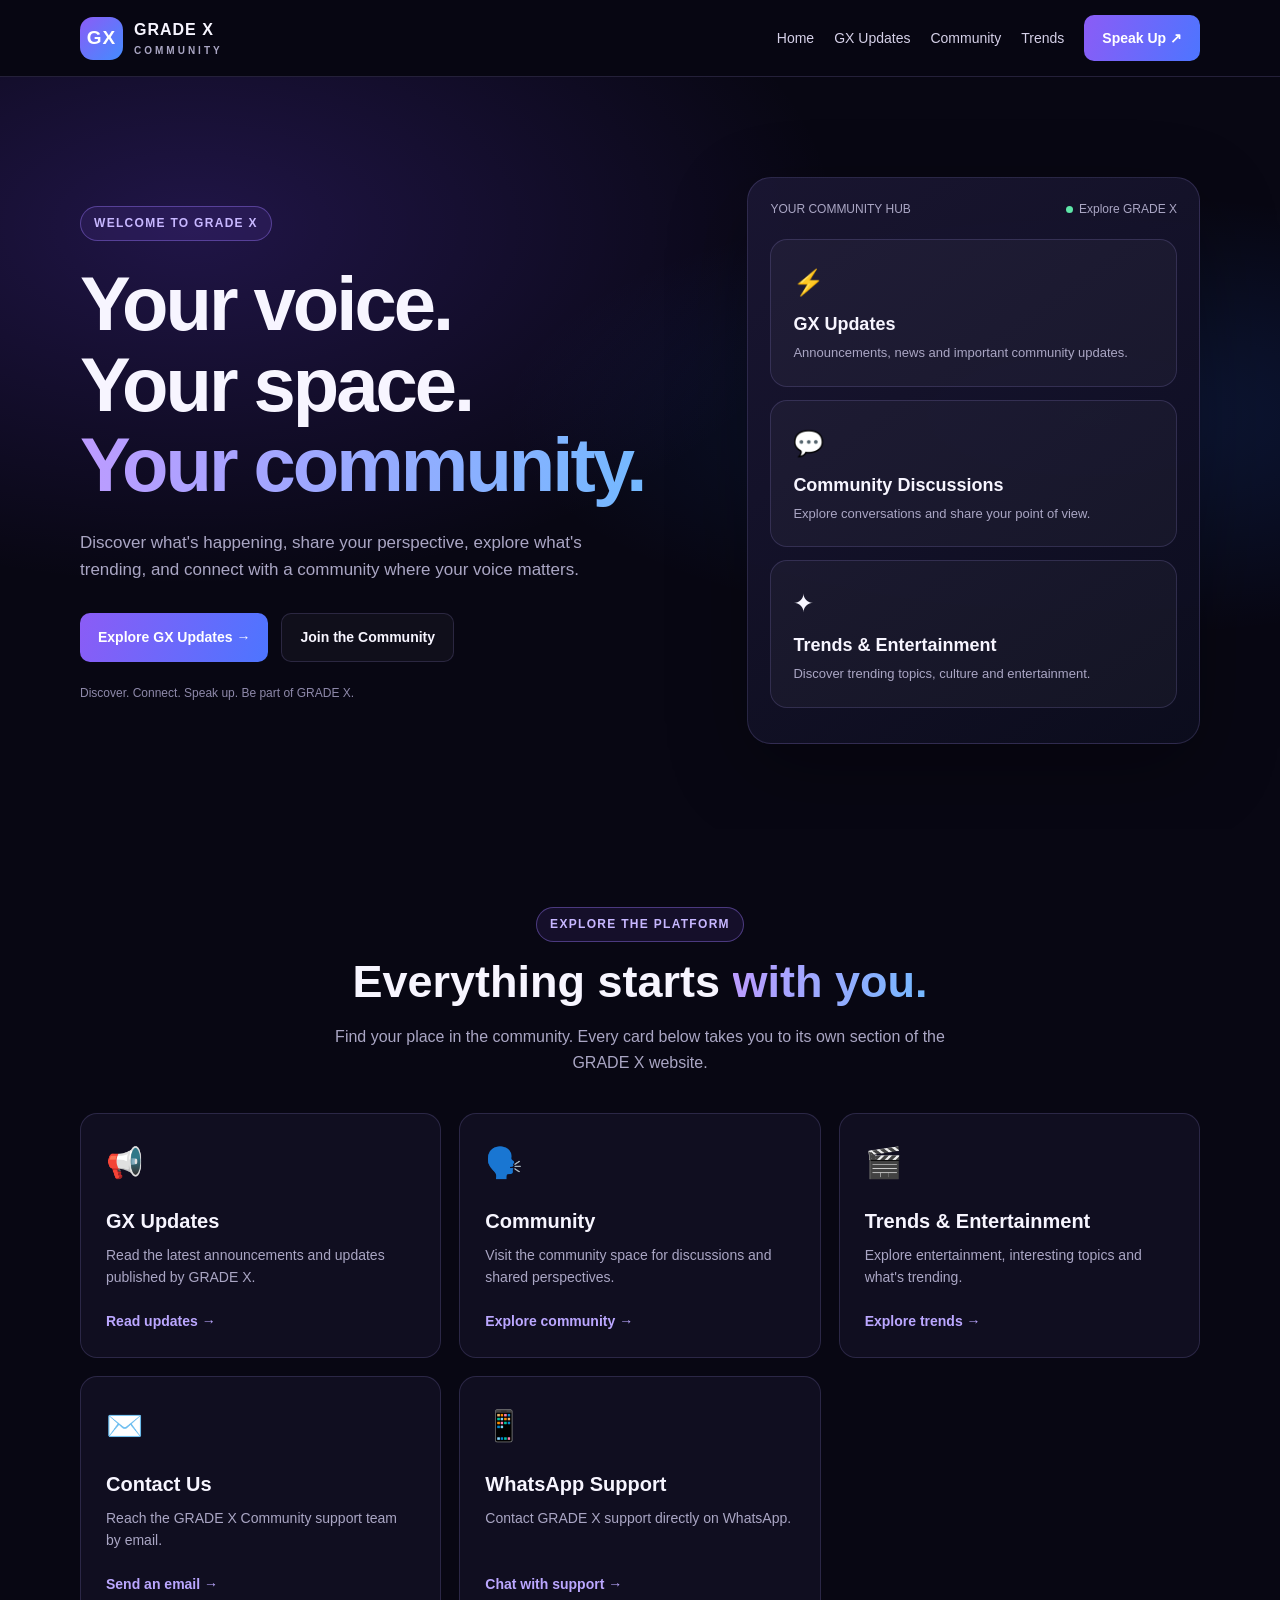
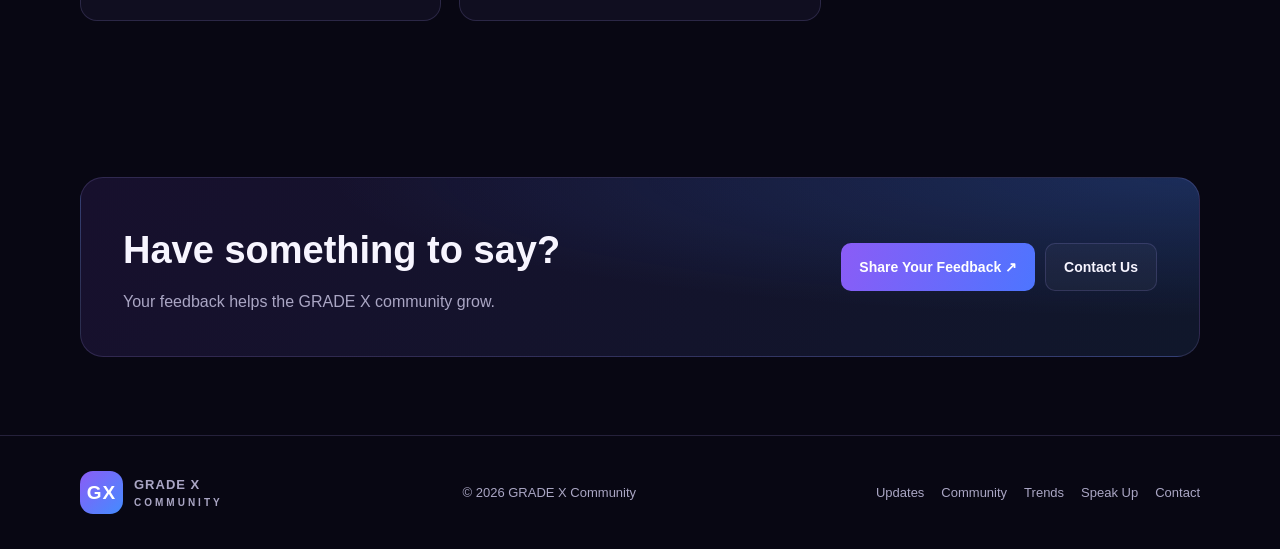
<file: index.html>
<!DOCTYPE html>
<html lang="en">
<head>
  <meta charset="UTF-8">
  <meta name="viewport" content="width=device-width, initial-scale=1.0">
  <meta name="theme-color" content="#080713">
  <meta name="description" content="Discover updates, join discussions, explore trends and make your voice count with GRADE X Community.">
  <title>GRADE X Community | Your Voice. Your Space.</title>

  <style>
    :root {
      --bg: #080713;
      --panel: #100e20;
      --purple: #8b5cf6;
      --blue: #438cff;
      --text: #f7f5ff;
      --muted: #aaa6c4;
      --border: rgba(180, 160, 255, .17);
    }

    * { box-sizing: border-box; }

    html { scroll-behavior: smooth; }

    body {
      margin: 0;
      background: var(--bg);
      color: var(--text);
      font-family: Arial, Helvetica, sans-serif;
      line-height: 1.6;
    }

    a { color: inherit; text-decoration: none; }

    button, a { -webkit-tap-highlight-color: transparent; }

    .container {
      width: min(1120px, 90%);
      margin: auto;
    }

    header {
      position: sticky;
      top: 0;
      z-index: 100;
      background: rgba(8, 7, 19, .94);
      backdrop-filter: blur(16px);
      border-bottom: 1px solid var(--border);
    }

    .navbar {
      min-height: 76px;
      display: flex;
      align-items: center;
      justify-content: space-between;
      gap: 20px;
    }

    .brand {
      display: flex;
      align-items: center;
      gap: 11px;
      font-weight: 900;
      letter-spacing: 1px;
      flex-shrink: 0;
    }

    .logo {
      width: 43px;
      height: 43px;
      display: grid;
      place-items: center;
      border-radius: 13px;
      background: linear-gradient(135deg, var(--purple), var(--blue));
      color: white;
      font-size: 19px;
    }

    .brand small {
      display: block;
      color: var(--muted);
      font-size: 10px;
      letter-spacing: 3px;
    }

    nav {
      display: flex;
      align-items: center;
      gap: 20px;
    }

    nav a {
      color: #d5d0e8;
      font-size: 14px;
      transition: color .2s;
    }

    nav a:hover { color: white; }

    .nav-cta, .btn {
      display: inline-flex;
      align-items: center;
      justify-content: center;
      gap: 8px;
      border-radius: 10px;
      padding: 12px 18px;
      font-weight: 700;
      font-size: 14px;
      transition: transform .2s, filter .2s;
    }

    .nav-cta, .btn-primary {
      color: white;
      background: linear-gradient(110deg, var(--purple), #4d75ff);
    }

    .btn-secondary {
      border: 1px solid var(--border);
      background: rgba(255,255,255,.035);
    }

    .btn:hover, .nav-cta:hover {
      transform: translateY(-2px);
      filter: brightness(1.12);
    }

    .menu-toggle {
      display: none;
      color: white;
      background: var(--panel);
      border: 1px solid var(--border);
      border-radius: 9px;
      padding: 9px 13px;
      font-size: 21px;
      cursor: pointer;
    }

    .hero {
      position: relative;
      overflow: hidden;
      padding: 100px 0 85px;
      background:
        radial-gradient(ellipse at 15% 20%, rgba(117, 70, 255, .22), transparent 42%),
        radial-gradient(ellipse at 85% 45%, rgba(39, 113, 255, .16), transparent 38%);
    }

    .hero-grid {
      display: grid;
      grid-template-columns: 1.15fr .85fr;
      align-items: center;
      gap: 55px;
    }

    .eyebrow {
      display: inline-block;
      border: 1px solid rgba(157, 124, 255, .4);
      background: rgba(139, 92, 246, .1);
      color: #c7b7ff;
      border-radius: 50px;
      padding: 7px 13px;
      font-size: 12px;
      font-weight: bold;
      letter-spacing: 1.3px;
    }

    h1 {
      font-size: clamp(43px, 6.5vw, 76px);
      line-height: 1.06;
      letter-spacing: -3px;
      margin: 23px 0;
    }

    .gradient-text {
      background: linear-gradient(100deg, #bd9bff, #73b9ff);
      -webkit-background-clip: text;
      background-clip: text;
      color: transparent;
    }

    .hero-copy {
      max-width: 540px;
      color: var(--muted);
      font-size: 17px;
      margin-bottom: 30px;
    }

    .hero-actions {
      display: flex;
      flex-wrap: wrap;
      gap: 13px;
    }

    .hero-note {
      margin-top: 22px;
      color: #8e89aa;
      font-size: 12px;
    }

    .showcase {
      position: relative;
      padding: 22px;
      border: 1px solid var(--border);
      border-radius: 24px;
      background: linear-gradient(145deg, rgba(26, 22, 50, .96), rgba(12, 13, 30, .96));
      box-shadow: 0 25px 80px rgba(0,0,0,.3);
    }

    .showcase-top {
      display: flex;
      justify-content: space-between;
      align-items: center;
      margin-bottom: 20px;
      color: var(--muted);
      font-size: 12px;
    }

    .live-dot {
      display: inline-block;
      width: 7px;
      height: 7px;
      border-radius: 50%;
      background: #5ee6a8;
      margin-right: 6px;
    }

    .feature-card {
      display: block;
      padding: 22px;
      border: 1px solid var(--border);
      border-radius: 17px;
      margin-bottom: 13px;
      background: rgba(255,255,255,.035);
      transition: background .2s, transform .2s;
    }

    .feature-card:hover {
      background: rgba(139,92,246,.12);
      transform: translateY(-2px);
    }

    .feature-icon {
      font-size: 25px;
      margin-bottom: 8px;
    }

    .feature-card h3 { margin: 0 0 4px; font-size: 18px; }

    .feature-card p {
      color: var(--muted);
      font-size: 13px;
      margin: 0;
    }

    section.content-section { padding: 78px 0; }

    .section-heading {
      text-align: center;
      max-width: 650px;
      margin: 0 auto 38px;
    }

    .section-heading h2 {
      font-size: clamp(30px, 4vw, 45px);
      line-height: 1.15;
      margin: 14px 0;
    }

    .section-heading p { color: var(--muted); }

    .cards {
      display: grid;
      grid-template-columns: repeat(3, minmax(0, 1fr));
      gap: 18px;
    }

    .site-card {
      display: flex;
      flex-direction: column;
      align-items: flex-start;
      min-height: 245px;
      padding: 25px;
      background: var(--panel);
      border: 1px solid var(--border);
      border-radius: 17px;
      transition: transform .2s, border-color .2s;
    }

    .site-card:hover {
      transform: translateY(-5px);
      border-color: rgba(157,124,255,.65);
    }

    .site-card .feature-icon { font-size: 30px; }

    .site-card h3 { margin: 10px 0 7px; font-size: 20px; }

    .site-card p {
      color: var(--muted);
      font-size: 14px;
      margin: 0 0 20px;
    }

    .card-link {
      margin-top: auto;
      color: #bba7ff;
      font-weight: bold;
      font-size: 14px;
    }

    .banner {
      padding: 42px;
      border: 1px solid var(--border);
      border-radius: 23px;
      background:
        radial-gradient(ellipse at 100% 0%, rgba(65, 125, 255, .22), transparent 55%),
        linear-gradient(120deg, #17102d, #10172b);
      display: flex;
      justify-content: space-between;
      align-items: center;
      gap: 25px;
    }

    .banner h2 { font-size: clamp(26px, 4vw, 38px); margin: 0 0 8px; }

    .banner p { color: var(--muted); margin: 0; }

    .banner-actions { display: flex; flex-wrap: wrap; gap: 10px; }

    footer {
      border-top: 1px solid var(--border);
      padding: 35px 0;
      color: var(--muted);
      font-size: 13px;
    }

    .footer-inner {
      display: flex;
      justify-content: space-between;
      align-items: center;
      gap: 20px;
      flex-wrap: wrap;
    }

    .footer-links { display: flex; flex-wrap: wrap; gap: 17px; }

    .footer-links a:hover { color: white; }

    @media (max-width: 850px) {
      .menu-toggle { display: block; }

      nav {
        display: none;
        position: absolute;
        top: 76px;
        left: 0;
        right: 0;
        padding: 20px 5% 25px;
        background: #0c0a1b;
        border-bottom: 1px solid var(--border);
        align-items: stretch;
        flex-direction: column;
        gap: 18px;
      }

      nav.open { display: flex; }

      nav a { font-size: 15px; }

      .hero { padding: 65px 0; }

      .hero-grid { grid-template-columns: 1fr; gap: 38px; }

      .showcase { max-width: 600px; width: 100%; }

      .cards { grid-template-columns: repeat(2, minmax(0, 1fr)); }

      .banner { align-items: flex-start; flex-direction: column; }
    }

    @media (max-width: 540px) {
      h1 { letter-spacing: -1.8px; }

      .cards { grid-template-columns: 1fr; }

      .site-card { min-height: 205px; }

      .banner { padding: 27px; }

      .hero-copy { font-size: 15px; }

      .hero-actions .btn { flex: 1 1 auto; }
    }
  </style>
</head>

<body>
  <header>
    <div class="container navbar">
      <a class="brand" href="./index.html" aria-label="GRADE X Community home">
        <span class="logo">GX</span>
        <span>GRADE X<small>COMMUNITY</small></span>
      </a>

      <button class="menu-toggle" id="menuToggle"
        aria-label="Open navigation" aria-expanded="false">☰</button>

      <nav id="mainNav" aria-label="Main navigation">
        <a href="./index.html">Home</a>
        <a href="./news.html">GX Updates</a>
        <a href="./discussions.html">Community</a>
        <a href="./trends.html">Trends</a>
        <a class="nav-cta" href="./compliant.html">Speak Up ↗</a>
      </nav>
    </div>
  </header>

  <main>
    <section class="hero">
      <div class="container hero-grid">
        <div>
          <span class="eyebrow">WELCOME TO GRADE X</span>

          <h1>
            Your voice.<br>
            Your space.<br>
            <span class="gradient-text">Your community.</span>
          </h1>

          <p class="hero-copy">
            Discover what's happening, share your perspective, explore
            what's trending, and connect with a community where your
            voice matters.
          </p>

          <div class="hero-actions">
            <a class="btn btn-primary" href="./news.html">Explore GX Updates →</a>
            <a class="btn btn-secondary" href="./discussions.html">Join the Community</a>
          </div>

          <p class="hero-note">Discover. Connect. Speak up. Be part of GRADE X.</p>
        </div>

        <div class="showcase">
          <div class="showcase-top">
            <span>YOUR COMMUNITY HUB</span>
            <span><i class="live-dot"></i>Explore GRADE X</span>
          </div>

          <a class="feature-card" href="./news.html">
            <div class="feature-icon">⚡</div>
            <h3>GX Updates</h3>
            <p>Announcements, news and important community updates.</p>
          </a>

          <a class="feature-card" href="./discussions.html">
            <div class="feature-icon">💬</div>
            <h3>Community Discussions</h3>
            <p>Explore conversations and share your point of view.</p>
          </a>

          <a class="feature-card" href="./trends.html">
            <div class="feature-icon">✦</div>
            <h3>Trends & Entertainment</h3>
            <p>Discover trending topics, culture and entertainment.</p>
          </a>
        </div>
      </div>
    </section>

    <section class="content-section" id="explore">
      <div class="container">
        <div class="section-heading">
          <span class="eyebrow">EXPLORE THE PLATFORM</span>
          <h2>Everything starts <span class="gradient-text">with you.</span></h2>
          <p>
            Find your place in the community. Every card below takes you
            to its own section of the GRADE X website.
          </p>
        </div>

        <div class="cards">
          <a class="site-card" href="./news.html">
            <div class="feature-icon">📢</div>
            <h3>GX Updates</h3>
            <p>Read the latest announcements and updates published by GRADE X.</p>
            <span class="card-link">Read updates →</span>
          </a>

          <a class="site-card" href="./discussions.html">
            <div class="feature-icon">🗣️</div>
            <h3>Community</h3>
            <p>Visit the community space for discussions and shared perspectives.</p>
            <span class="card-link">Explore community →</span>
          </a>

          <a class="site-card" href="./trends.html">
            <div class="feature-icon">🎬</div>
            <h3>Trends & Entertainment</h3>
            <p>Explore entertainment, interesting topics and what's trending.</p>
            <span class="card-link">Explore trends →</span>
          </a>
          <a class="site-card" href="mailto:gradexarena@gmail.com">
            <div class="feature-icon">✉️</div>
            <h3>Contact Us</h3>
            <p>Reach the GRADE X Community support team by email.</p>
            <span class="card-link">Send an email →</span>
          </a>

          <a class="site-card" href="https://wa.me/2347039690294" target="_blank" rel="noopener noreferrer">
            <div class="feature-icon">📱</div>
            <h3>WhatsApp Support</h3>
            <p>Contact GRADE X support directly on WhatsApp.</p>
            <span class="card-link">Chat with support →</span>
          </a>
        </div>
      </div>
    </section>

    <section class="content-section">
      <div class="container">
        <div class="banner">
          <div>
            <h2>Have something to say?</h2>
            <p>Your feedback helps the GRADE X community grow.</p>
          </div>

          <div class="banner-actions">
            <a class="btn btn-primary" href="./complaints.html">Share Your Feedback ↗</a>
            <a class="btn btn-secondary" href="mailto:gradexarena@gmail.com">Contact Us</a>
          </div>
        </div>
      </div>
    </section>
  </main>

  <footer>
    <div class="container footer-inner">
      <a class="brand" href="./index.html">
        <span class="logo">GX</span>
        <span>GRADE X<small>COMMUNITY</small></span>
      </a>

      <span>© <span id="year"></span> GRADE X Community</span>

      <div class="footer-links">
        <a href="./news.html">Updates</a>
        <a href="./discussions.html">Community</a>
        <a href="./trends.html">Trends</a>
        <a href="./complaints.html">Speak Up</a>
        <a href="mailto:gradexarena@gmail.com">Contact</a>
      </div>
    </div>
  </footer>

  <script>
    const menuToggle = document.getElementById("menuToggle");
    const mainNav = document.getElementById("mainNav");

    menuToggle.addEventListener("click", function () {
      const isOpen = mainNav.classList.toggle("open");
      menuToggle.setAttribute("aria-expanded", String(isOpen));
      menuToggle.setAttribute("aria-label",
        isOpen ? "Close navigation" : "Open navigation");
      menuToggle.textContent = isOpen ? "✕" : "☰";
    });

    mainNav.querySelectorAll("a").forEach(function (link) {
      link.addEventListener("click", function () {
        mainNav.classList.remove("open");
        menuToggle.setAttribute("aria-expanded", "false");
        menuToggle.setAttribute("aria-label", "Open navigation");
        menuToggle.textContent = "☰";
      });
    });

    document.getElementById("year").textContent =
      new Date().getFullYear();
  </script>
</body>
</html>
</file>
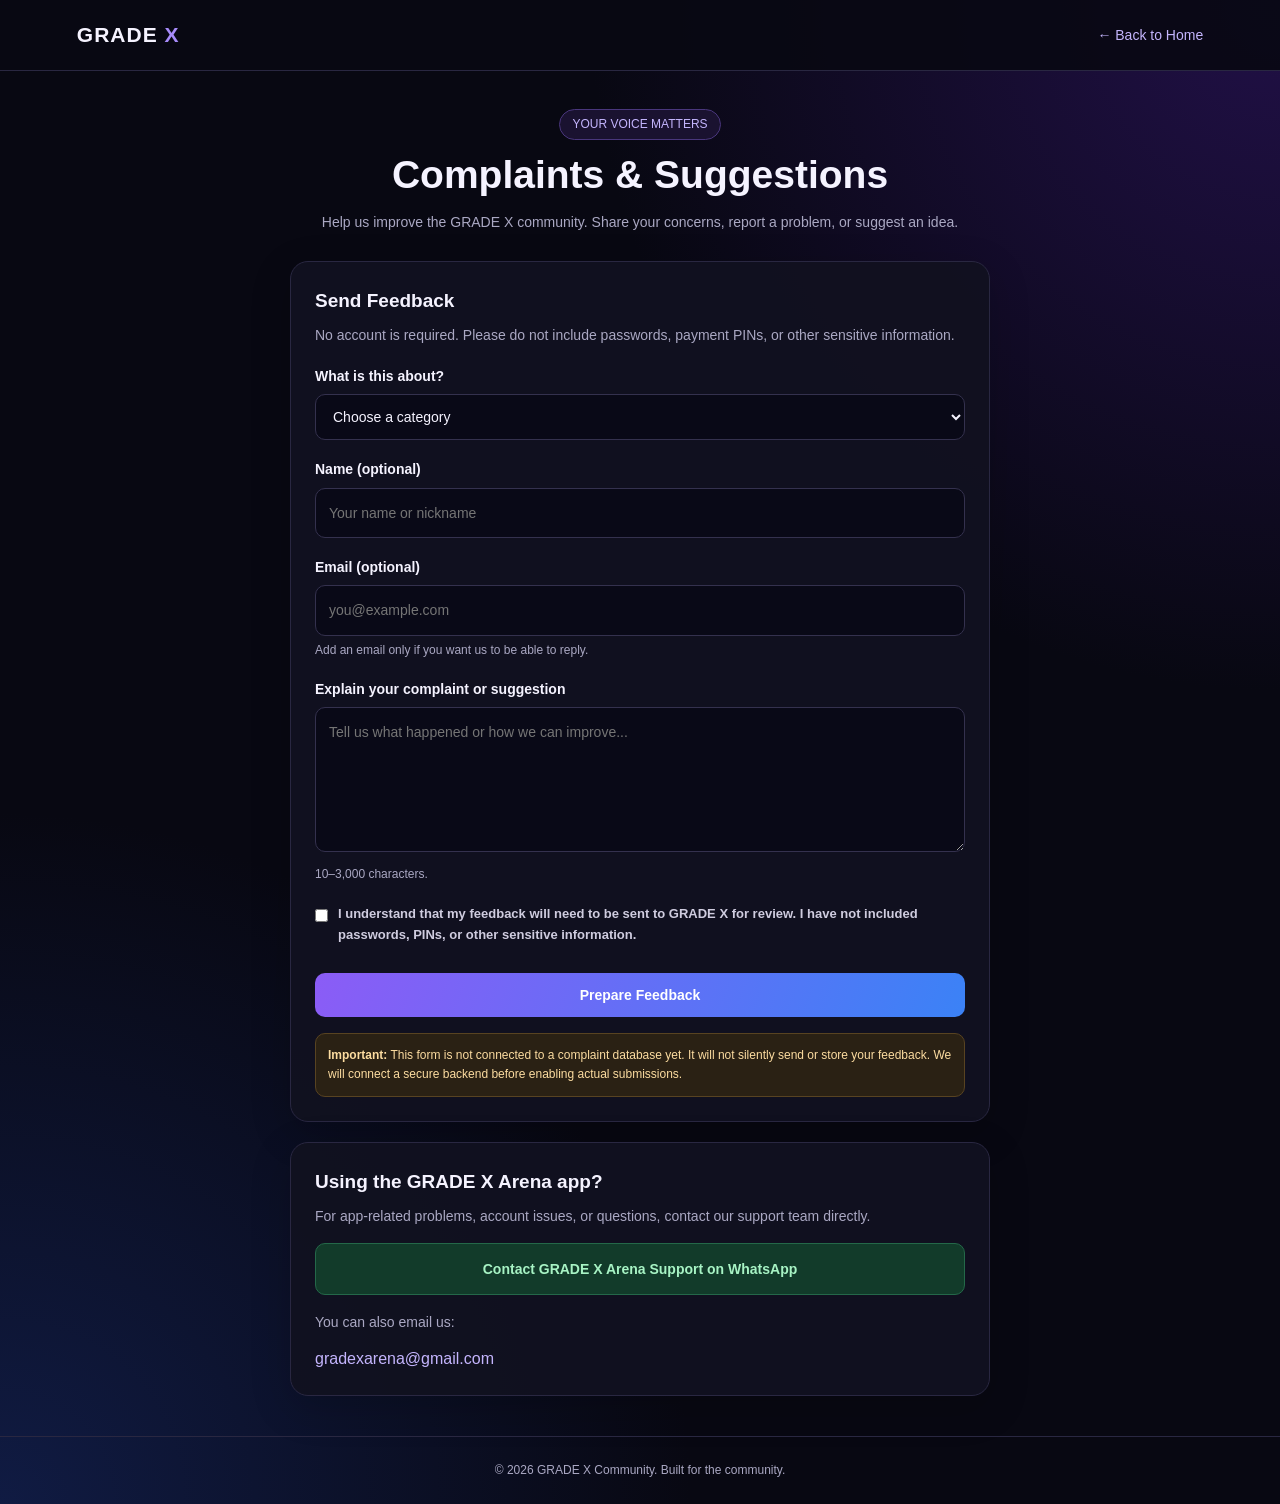
<file: compliant.html>
<!DOCTYPE html>
<html lang="en">
<head>
  <meta charset="UTF-8">
  <meta name="viewport" content="width=device-width, initial-scale=1.0">
  <meta name="theme-color" content="#080812">
  <title>Complaints & Suggestions | GRADE X</title>

  <style>
    :root {
      --bg: #080812;
      --panel: #111120;
      --purple: #8b5cf6;
      --blue: #3b82f6;
      --text: #f5f3ff;
      --muted: #aaa8c3;
      --border: #292741;
    }

    * {
      box-sizing: border-box;
      margin: 0;
      padding: 0;
    }

    body {
      background:
        radial-gradient(circle at top right, #211047 0, transparent 35%),
        radial-gradient(circle at bottom left, #101b43 0, transparent 35%),
        var(--bg);
      color: var(--text);
      font-family: Arial, sans-serif;
      min-height: 100vh;
      line-height: 1.6;
    }

    a {
      color: inherit;
      text-decoration: none;
    }

    header {
      display: flex;
      align-items: center;
      justify-content: space-between;
      gap: 12px;
      padding: 18px 6%;
      border-bottom: 1px solid var(--border);
      background: rgba(8, 8, 18, 0.9);
    }

    .logo {
      font-size: 21px;
      font-weight: 900;
      letter-spacing: 1px;
    }

    .logo span {
      color: #a78bfa;
    }

    .back-link {
      color: #c4b5fd;
      font-size: 14px;
    }

    main {
      width: min(700px, 92%);
      margin: 38px auto;
    }

    .intro {
      text-align: center;
      margin-bottom: 28px;
    }

    .tag {
      display: inline-block;
      padding: 5px 12px;
      border: 1px solid #49367c;
      background: #1a1230;
      color: #c4b5fd;
      border-radius: 30px;
      font-size: 12px;
      margin-bottom: 12px;
    }

    h1 {
      font-size: clamp(27px, 6vw, 39px);
      line-height: 1.2;
      margin-bottom: 12px;
    }

    .intro p,
    .muted {
      color: var(--muted);
      font-size: 14px;
    }

    .panel {
      background: rgba(17, 17, 32, 0.96);
      border: 1px solid var(--border);
      border-radius: 18px;
      padding: 24px;
      margin-bottom: 20px;
      box-shadow: 0 12px 40px rgba(0, 0, 0, 0.18);
    }

    h2 {
      font-size: 19px;
      margin-bottom: 8px;
    }

    .field {
      margin-top: 18px;
    }

    label {
      display: block;
      font-size: 14px;
      font-weight: 700;
      margin-bottom: 7px;
    }

    input,
    select,
    textarea {
      width: 100%;
      padding: 13px;
      color: var(--text);
      background: #090917;
      border: 1px solid #34314e;
      border-radius: 10px;
      font: inherit;
      font-size: 14px;
      outline: none;
    }

    input:focus,
    select:focus,
    textarea:focus {
      border-color: var(--purple);
      box-shadow: 0 0 0 2px rgba(139, 92, 246, 0.15);
    }

    select option {
      background: #111120;
    }

    textarea {
      min-height: 145px;
      resize: vertical;
    }

    .hint {
      color: var(--muted);
      font-size: 12px;
      margin-top: 5px;
    }

    .privacy {
      display: flex;
      align-items: flex-start;
      gap: 10px;
      margin-top: 20px;
      font-size: 13px;
      color: #cfccdf;
    }

    .privacy input {
      width: auto;
      margin-top: 5px;
      accent-color: var(--purple);
    }

    button,
    .contact-link {
      display: inline-flex;
      justify-content: center;
      align-items: center;
      gap: 8px;
      width: 100%;
      border: none;
      border-radius: 10px;
      padding: 14px 18px;
      font-weight: 800;
      font-size: 14px;
      cursor: pointer;
      margin-top: 20px;
      transition: 0.2s;
    }

    .primary {
      color: white;
      background: linear-gradient(110deg, var(--purple), var(--blue));
    }

    .primary:hover,
    .contact-link:hover {
      filter: brightness(1.12);
    }

    .contact-link {
      background: #123b2a;
      border: 1px solid #246849;
      color: #a7f3c4;
      margin-top: 15px;
    }

    .email-link {
      display: inline-block;
      color: #c4b5fd;
      margin-top: 12px;
      overflow-wrap: anywhere;
    }

    .notice {
      color: #fcdca0;
      background: #2a2114;
      border: 1px solid #584321;
      border-radius: 10px;
      padding: 12px;
      font-size: 12px;
      margin-top: 16px;
    }

    .status {
      display: none;
      padding: 12px;
      margin-top: 15px;
      border-radius: 10px;
      font-size: 13px;
    }

    footer {
      border-top: 1px solid var(--border);
      padding: 24px 6%;
      text-align: center;
      color: var(--muted);
      font-size: 12px;
      margin-top: 40px;
    }

    @media (max-width: 480px) {
      header {
        padding: 15px 4%;
      }

      .logo {
        font-size: 18px;
      }

      main {
        margin-top: 28px;
      }

      .panel {
        padding: 18px;
      }
    }
  </style>
</head>

<body>
  <header>
    <a class="logo" href="index.html">
      GRADE <span>X</span>
    </a>

    <a class="back-link" href="index.html">
      ← Back to Home
    </a>
  </header>

  <main>
    <section class="intro">
      <span class="tag">YOUR VOICE MATTERS</span>
      <h1>Complaints & Suggestions</h1>
      <p>
        Help us improve the GRADE X community.
        Share your concerns, report a problem, or suggest an idea.
      </p>
    </section>

    <section class="panel">
      <h2>Send Feedback</h2>
      <p class="muted">
        No account is required. Please do not include passwords,
        payment PINs, or other sensitive information.
      </p>

      <form id="complaintForm">
        <div class="field">
          <label for="category">What is this about?</label>
          <select id="category" name="category" required>
            <option value="">Choose a category</option>
            <option value="Website complaint">Website complaint</option>
            <option value="Suggestion">Suggestion or idea</option>
            <option value="Bug report">Technical problem / bug</option>
            <option value="Content report">Report inappropriate content</option>
            <option value="Other">Other</option>
          </select>
        </div>

        <div class="field">
          <label for="name">Name (optional)</label>
          <input
            id="name"
            name="name"
            type="text"
            maxlength="80"
            placeholder="Your name or nickname"
            autocomplete="name"
          >
        </div>

        <div class="field">
          <label for="email">Email (optional)</label>
          <input
            id="email"
            name="email"
            type="email"
            maxlength="254"
            placeholder="you@example.com"
            autocomplete="email"
          >
          <p class="hint">
            Add an email only if you want us to be able to reply.
          </p>
        </div>

        <div class="field">
          <label for="message">Explain your complaint or suggestion</label>
          <textarea
            id="message"
            name="message"
            minlength="10"
            maxlength="3000"
            placeholder="Tell us what happened or how we can improve..."
            required
          ></textarea>
          <p class="hint">10–3,000 characters.</p>
        </div>

        <label class="privacy">
          <input type="checkbox" id="privacyConsent" required>
          <span>
            I understand that my feedback will need to be sent to
            GRADE X for review. I have not included passwords,
            PINs, or other sensitive information.
          </span>
        </label>

        <button class="primary" type="submit">
          Prepare Feedback
        </button>

        <div id="formStatus" class="status" role="status"></div>
      </form>

      <div class="notice">
        <strong>Important:</strong> This form is not connected to a
        complaint database yet. It will not silently send or store
        your feedback. We will connect a secure backend before
        enabling actual submissions.
      </div>
    </section>

    <section class="panel">
      <h2>Using the GRADE X Arena app?</h2>
      <p class="muted">
        For app-related problems, account issues, or questions,
        contact our support team directly.
      </p>

      <a
        class="contact-link"
        href="https://wa.me/2347039690294?text=Hello%20GRADE%20X%20Arena%20Support%2C%20I%20need%20assistance%20with%20the%20app."
        target="_blank"
        rel="noopener noreferrer"
      >
        Contact GRADE X Arena Support on WhatsApp
      </a>

      <p class="muted" style="margin-top: 16px;">
        You can also email us:
      </p>

      <a class="email-link" href="mailto:gradexarena@gmail.com">
        gradexarena@gmail.com
      </a>
    </section>
  </main>

  <footer>
    © <span id="year"></span> GRADE X Community.
    Built for the community.
  </footer>

  <script>
    document.getElementById("year").textContent =
      new Date().getFullYear();

    const form = document.getElementById("complaintForm");
    const statusBox = document.getElementById("formStatus");

    form.addEventListener("submit", function (event) {
      event.preventDefault();

      if (!form.reportValidity()) {
        return;
      }

      const category =
        document.getElementById("category").value;
      const name =
        document.getElementById("name").value.trim();
      const email =
        document.getElementById("email").value.trim();
      const message =
        document.getElementById("message").value.trim();

      if (message.length < 10 || message.length > 3000) {
        statusBox.style.display = "block";
        statusBox.style.background = "#351a25";
        statusBox.style.color = "#fecaca";
        statusBox.textContent =
          "Please enter a message between 10 and 3,000 characters.";
        return;
      }

      const subject = "GRADE X Community Feedback";
      const body = [
        "Category: " + category,
        "Name: " + (name || "Not provided"),
        "Reply email: " + (email || "Not provided"),
        "",
        "Message:",
        message
      ].join("\n");

      const mailto =
        "mailto:gradexarena@gmail.com" +
        "?subject=" + encodeURIComponent(subject) +
        "&body=" + encodeURIComponent(body);

      statusBox.style.display = "block";
      statusBox.style.background = "#172b25";
      statusBox.style.color = "#bbf7d0";
      statusBox.textContent =
        "Your email app should open with your feedback prepared. " +
        "You must press Send in your email app to submit it.";

      window.location.href = mailto;
    });
  </script>
</body>
</html>
</file>
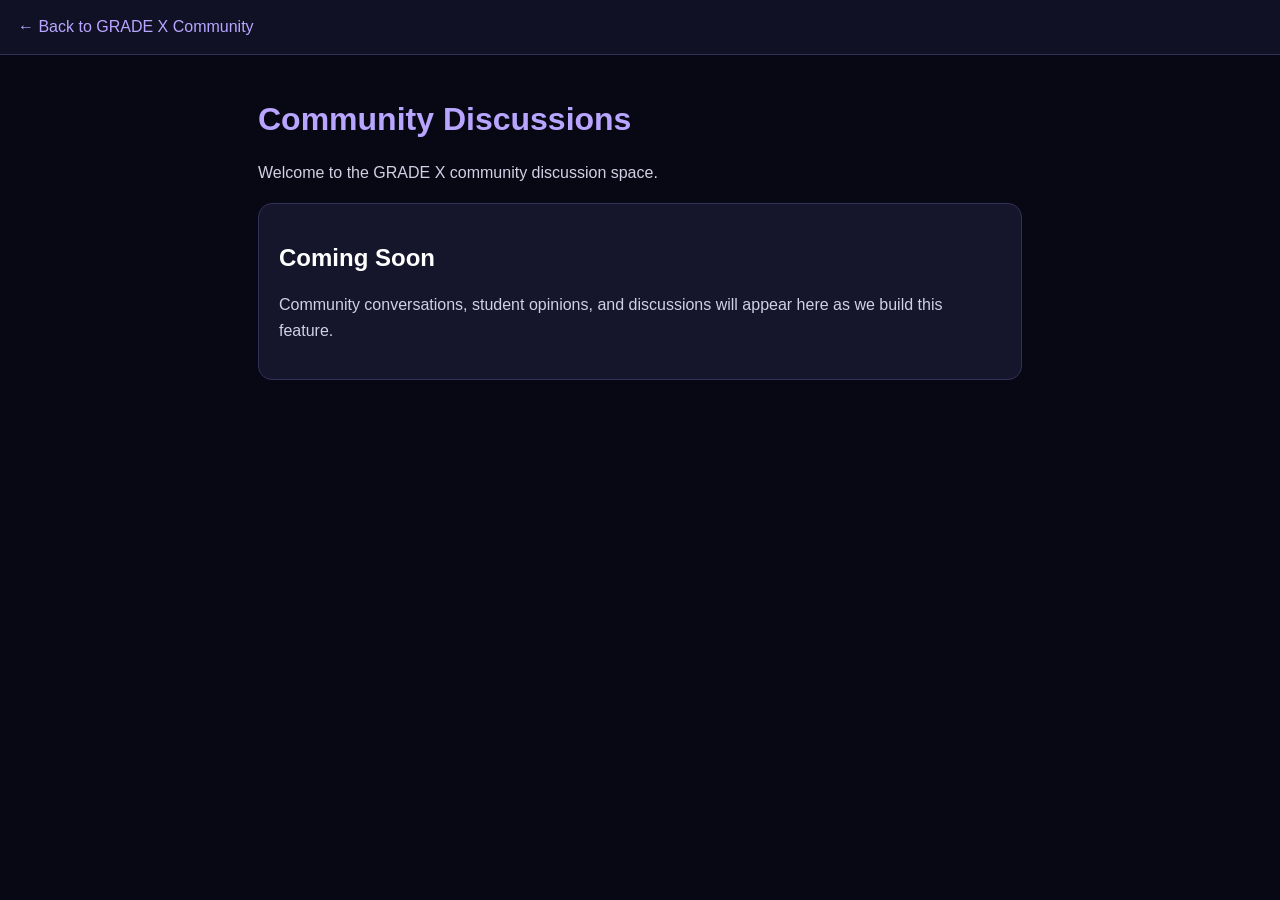
<file: discussions.html>
<!DOCTYPE html>
<html lang="en">
<head>
  <meta charset="UTF-8">
  <meta name="viewport" content="width=device-width, initial-scale=1.0">
  <title>Community Discussions | GRADE X</title>
  <style>
    * { box-sizing: border-box; }
    body {
      margin: 0;
      font-family: Arial, sans-serif;
      background: #080814;
      color: #fff;
    }
    header {
      padding: 18px;
      background: #111126;
      border-bottom: 1px solid #34305c;
    }
    a { color: #b8a5ff; text-decoration: none; }
    main { max-width: 800px; margin: auto; padding: 25px 18px; }
    .card {
      background: #15152b;
      border: 1px solid #34305c;
      border-radius: 14px;
      padding: 20px;
      margin-top: 18px;
    }
    h1 { color: #b8a5ff; }
    p { line-height: 1.6; color: #d1d1e5; }
  </style>
</head>
<body>
  <header>
    <a href="index.html">← Back to GRADE X Community</a>
  </header>

  <main>
    <h1>Community Discussions</h1>
    <p>Welcome to the GRADE X community discussion space.</p>

    <div class="card">
      <h2>Coming Soon</h2>
      <p>Community conversations, student opinions, and discussions will appear here as we build this feature.</p>
    </div>
  </main>
</body>
</html>
</file>
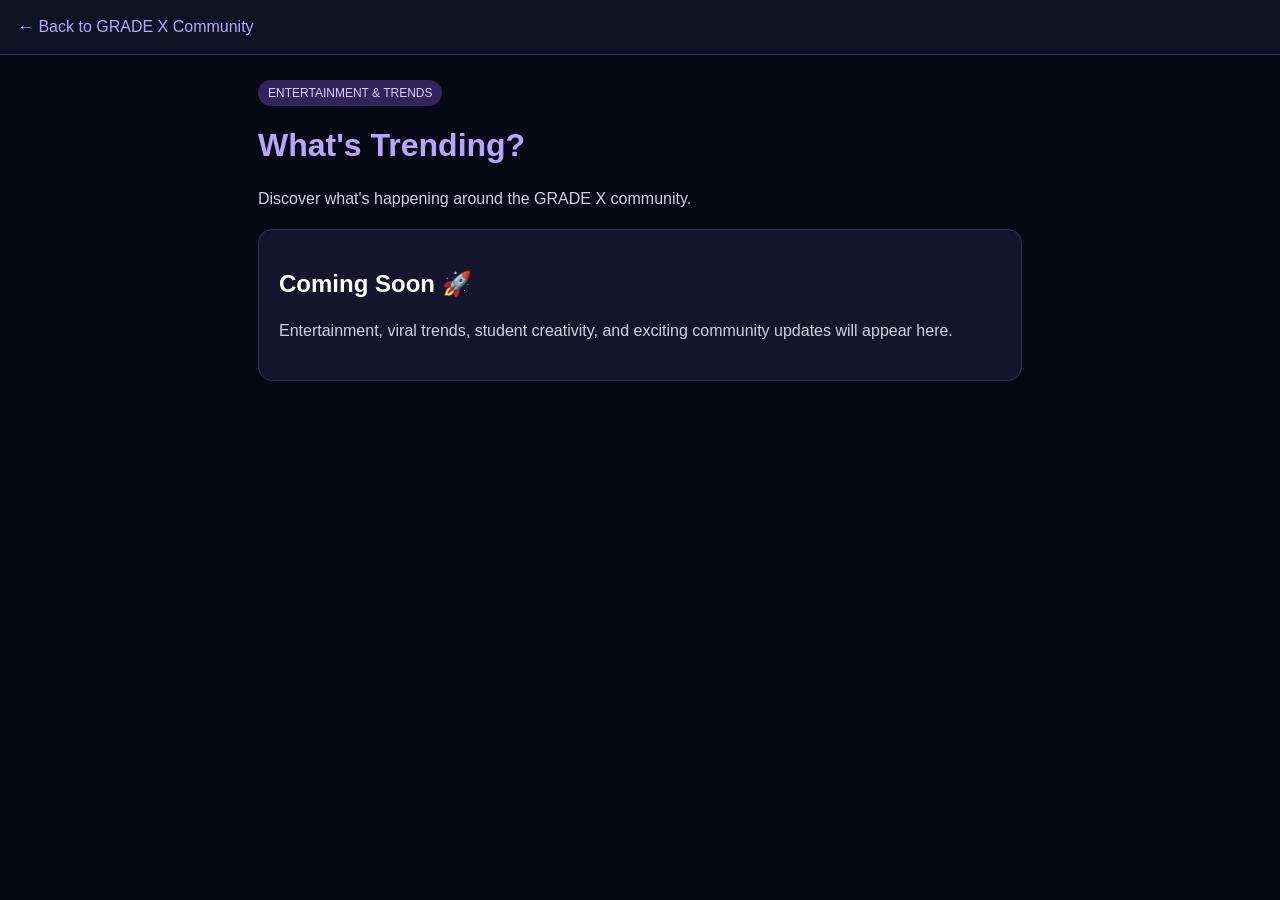
<file: trends.html>
<!DOCTYPE html>
<html lang="en">
<head>
  <meta charset="UTF-8">
  <meta name="viewport" content="width=device-width, initial-scale=1.0">
  <title>Entertainment & Trends | GRADE X</title>
  <meta name="viewport" content="width=device-width, initial-scale=1.0">
  <style>
    * { box-sizing: border-box; }
    body {
      margin: 0;
      font-family: Arial, sans-serif;
      background: #080814;
      color: #fff;
    }
    header {
      padding: 18px;
      background: #111126;
      border-bottom: 1px solid #34305c;
    }
    a { color: #b8a5ff; text-decoration: none; }
    main { max-width: 800px; margin: auto; padding: 25px 18px; }
    h1 { color: #b8a5ff; }
    p { line-height: 1.6; color: #d1d1e5; }
    .card {
      background: #15152b;
      border: 1px solid #34305c;
      border-radius: 14px;
      padding: 20px;
      margin-top: 18px;
    }
    .tag {
      display: inline-block;
      background: #30245a;
      color: #d8ceff;
      padding: 6px 10px;
      border-radius: 20px;
      font-size: 12px;
    }
  </style>
</head>
<body>
  <header>
    <a href="index.html">← Back to GRADE X Community</a>
  </header>

  <main>
    <span class="tag">ENTERTAINMENT & TRENDS</span>
    <h1>What's Trending?</h1>
    <p>Discover what's happening around the GRADE X community.</p>

    <div class="card">
      <h2>Coming Soon 🚀</h2>
      <p>Entertainment, viral trends, student creativity, and exciting community updates will appear here.</p>
    </div>
  </main>
</body>
</html>
</file>
